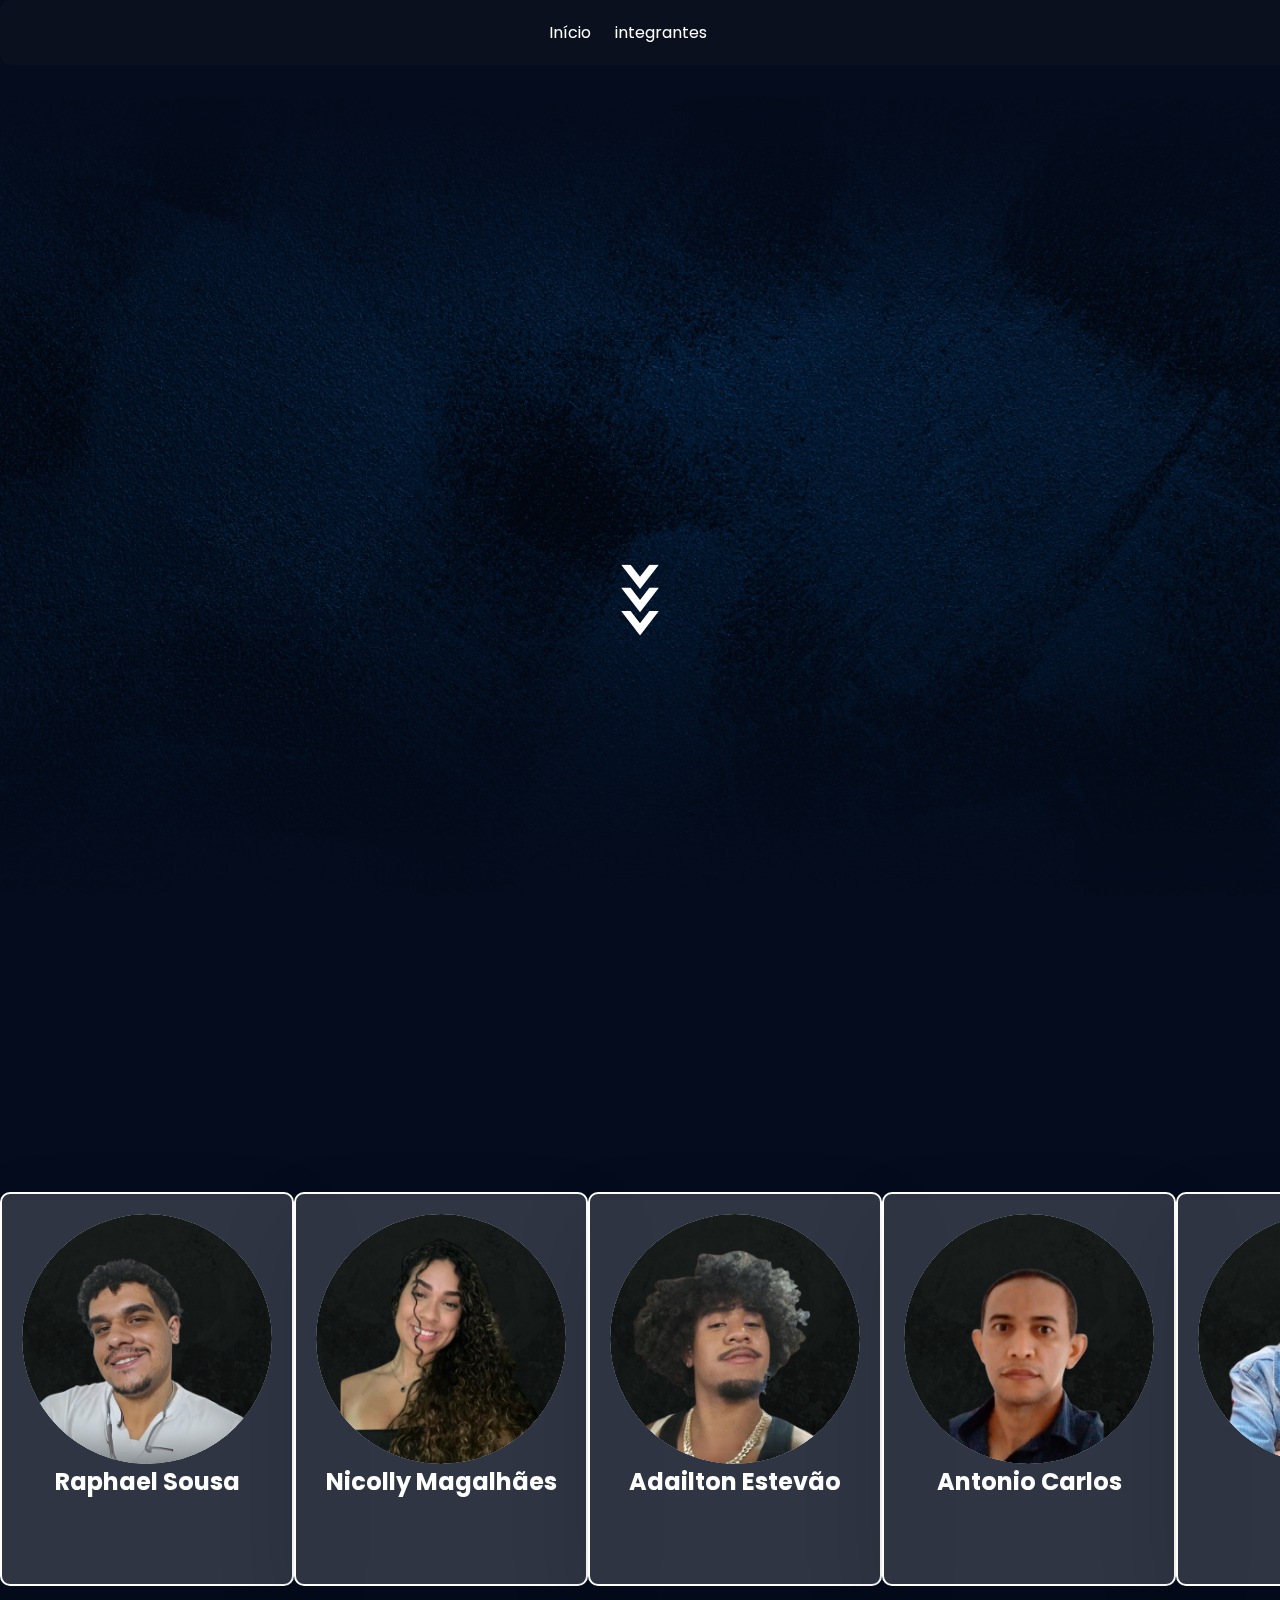
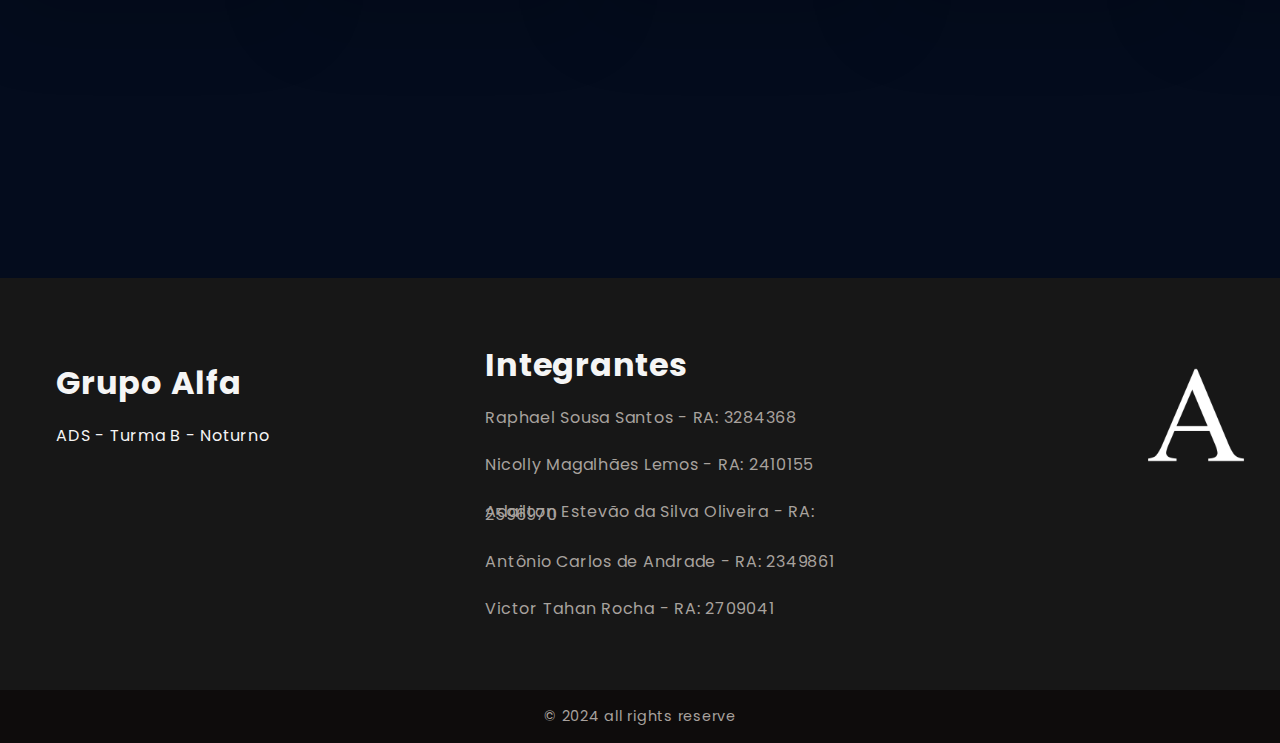
<file: index.html>
<!DOCTYPE html>
<html lang="en">
<head>
<meta charset="UTF-8">
<meta name="viewport" content="width=device-width, initial-scale=1.0">
<title>Curriculo</title>
<link rel="stylesheet" href="./css/main/main.css">
<link rel="stylesheet" href="./css/main/teste.css">
<link rel="stylesheet" href="./css/navBar.css">
<link rel="stylesheet" href="./css/main/card.css">

</head>
<body>


<div class="wellcome">
  <div class="top">
    <nav>
      <ul>
        <li><a href="#">Início</a></li>
        <li><a href="#cards">integrantes</a></li>
        
      </ul>
    </nav>
  </div>
  
</div>


<div class="bemVindo">
  <h1>Bem Vindo!</h1>
  <p>Somos desenvolvedores front-end e analistas de software,</p>
  
</div>
<div class="seta-down">
  <a href="#cards" >
    <img  src="./imagens/seta.svg">
  </a>
</div>

<div class="text-descricao">
  <h1> Projeto proposto pelo professor Gerson Lourenco Gazola, Para desenvolver um site de curricolo como portifolio</h1>
</div>

<div class="cards" id="cards" >
  <div class="card">
    <div class="img-box"> 
      <img src="./imagens/integrantes/raphael.png" >
    </div>
    
    <div class="content">
      <h2>Raphael Sousa</h2>
      <p >Desenvolvedor a 3 anos full-stack</p>
      <a href="./curriculo-raphael.html" class="read-more">Descubra mais sobre</a>
    </div>
  </div>

  <div class="card #conteudo-ancora-raphael">
    <div class="img-box"> 
      <img src="./imagens/integrantes/nik.png" >
    </div>
    
    <div class="content">
      <h2>Nicolly Magalhães</h2>
      <p >Desenvolvedor a 1 ano frontend</p>
      <a href="./curriculo-nicolly.html" class="read-more">Descubra mais sobre</a>
    </div>
  </div>

  <div class="card">
    <div class="img-box"> 
      <img src="./imagens/integrantes/adailton.png" >
    </div>
    
    <div class="content">
      <h2>Adailton Estevão</h2>
      <p >Desenvolvedor a 2 anos Backend</p>
      <a href="./curriculo-adailton.html" class="read-more">Descubra mais sobre</a>
    </div>
  </div>
  <div class="card">
    <div class="img-box"> 
      <img src="./imagens/integrantes/antonio.png" >
    </div>
    
    <div class="content">
      <h2>Antonio Carlos</h2>
      <p >Desenvolvedor a 6 meses Backend </p>
      <a href="./curriculo-antonio.html" class="read-more">Descubra mais sobre</a>
    </div>
  </div>

    <div class="card">
      <div class="img-box"> 
        <img src="./imagens/integrantes/victor.png" >
      </div>
      
      <div class="content">
        <h2>Victor</h2>
        <p >Desenvolvedor a 1 ano Full-stack </p>
        <a href="./curriculo-victor.html" class="read-more">Descubra mais sobre</a>
      </div>
  
   
  </div>
</div>
  </form>
</div>
<footer>
  <div id="footer_content">
    <div id="footer_contacts"><br>
      <h1>Grupo Alfa</h1>
      <p>ADS - Turma B - Noturno</p>
      </div>
    <ul class="footer-list">
      <li>
        <h1>Integrantes</h1>
      </li>
      <li>
        <p class="footer-inter">Raphael Sousa Santos - RA: 3284368</p>
      </li>
      <li>
        <p class="footer-inter">Nicolly Magalhães Lemos - RA: 2410155</p>
      </li>
      <li>
        <p class="footer-inter">Adailton Estevão da Silva Oliveira - RA: 2596970</p>
      </li>
      <li>
        <p class="footer-inter">Antônio Carlos de Andrade - RA: 2349861</p>
      </li>
      <li>
        <p class="footer-inter">Victor Tahan Rocha - RA: 2709041</p>
      </li>
    </ul>
    <div id="footer_logo">
      <img src="./imagens/a.png" alt="Símbolo Alfa" height = "100px" width = "100px">
    </div>
  </div>
    <div id="footer_copyright">
      &#169
      2024 all rights reserve
    </div>
</footer>
</body>

</html>
</file>
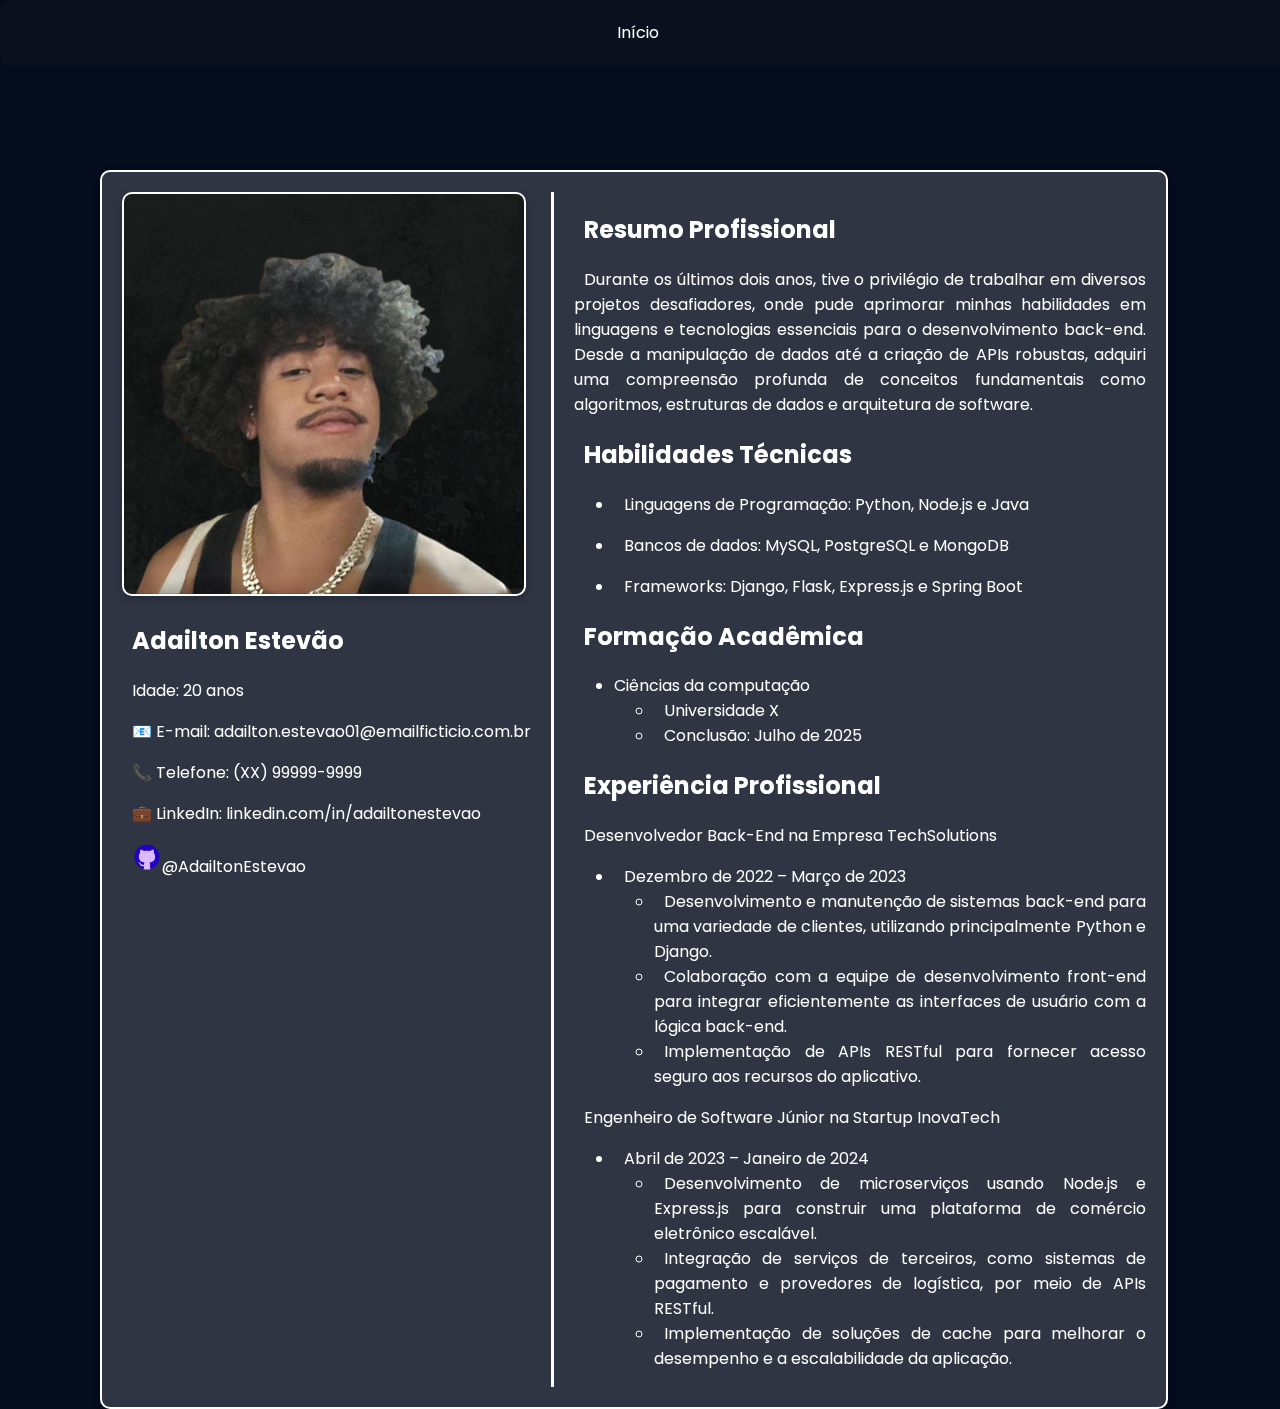
<file: curriculo-adailton.html>
<!DOCTYPE html>
<html lang="en">
<head>
    <meta charset="UTF-8">
    <meta name="viewport" content="width=device-width, initial-scale=1.0">
    <title>Curriculo</title>
    <link rel="stylesheet" href="./css/curriculo/mainCurriculo.css">
    <link rel="stylesheet" href="./css/curriculo/curriculo.css">
    <link rel="stylesheet" href="./css/navBar.css">
    

    
</head>
<body>

        <div class="top">
          <nav>
            <ul>
              <li><a href="./index.html">Início</a></li>
              
            </ul>
          </nav>
        </div>
        
      
    
        <div id="conteudo-ancora-adailton" > 
            <form class="curriculo">
                <div class="info-pessoal">
                    <img src="./imagens/integrantes/adailton.png" alt="Imagem do Card">
                    <h2>Adailton Estevão</h2>
                    <p>Idade: 20 anos</p>
                    <p>📧 E-mail: adailton.estevao01@emailficticio.com.br</p>
                    <p>📞 Telefone: (XX) 99999-9999</p>
                    <p>💼 LinkedIn: linkedin.com/in/adailtonestevao</p>
                    <p><svg xmlns="http://www.w3.org/2000/svg" x="0px" y="0px" width="30" height="30" viewBox="0 0 48 48">
                        <path fill="#2100c4" d="M24,4C12.954,4,4,12.954,4,24c0,8.887,5.801,16.411,13.82,19.016h12.36 C38.199,40.411,44,32.887,44,24C44,12.954,35.046,4,24,4z"></path><path fill="#ddbaff" d="M37,23.5c0-2.897-0.875-4.966-2.355-6.424C35.591,15.394,34.339,12,34.339,12 c-2.5,0.5-4.367,1.5-5.609,2.376C27.262,14.115,25.671,14,24,14c-1.71,0-3.339,0.118-4.834,0.393 c-1.242-0.879-3.115-1.889-5.632-2.393c0,0-1.284,3.492-0.255,5.146C11.843,18.6,11,20.651,11,23.5 c0,6.122,3.879,8.578,9.209,9.274C19.466,33.647,19,34.764,19,36l0,0.305c-0.163,0.045-0.332,0.084-0.514,0.108 c-1.107,0.143-2.271,0-2.833-0.333c-0.562-0.333-1.229-1.083-1.729-1.813c-0.422-0.616-1.263-2.032-3.416-1.979 c-0.376-0.01-0.548,0.343-0.5,0.563c0.043,0.194,0.213,0.5,0.896,0.75c0.685,0.251,1.063,0.854,1.438,1.458 c0.418,0.674,0.417,2.468,2.562,3.416c1.53,0.677,2.988,0.594,4.097,0.327l0.001,3.199c0,0.639-0.585,1.125-1.191,1.013 C19.755,43.668,21.833,44,24,44c2.166,0,4.243-0.332,6.19-0.984C29.584,43.127,29,42.641,29,42.002L29,36 c0-1.236-0.466-2.353-1.209-3.226C33.121,32.078,37,29.622,37,23.5z"></path><path fill="#ddbaff" d="M15,18l3.838-1.279c1.01-0.337,1.231-1.684,0.365-2.302l-0.037-0.026 c-2.399,0.44-4.445,1.291-5.888,2.753C13.596,17.658,14.129,18,15,18z"></path><path fill="#ddbaff" d="M28.693,14.402c-0.878,0.623-0.655,1.987,0.366,2.327L32.872,18c0.913,0,1.461-0.37,1.773-0.924 c-1.46-1.438-3.513-2.274-5.915-2.701C28.717,14.384,28.705,14.393,28.693,14.402z"></path><path fill="#ddbaff" d="M24,31c-1.525,0-2.874,0.697-3.791,1.774C21.409,32.931,22.681,33,24,33s2.591-0.069,3.791-0.226 C26.874,31.697,25.525,31,24,31z"></path>
                        </svg>@AdailtonEstevao</p >
                    
                </div>
                <div class="vertical-line"></div>
                <div class="conteudo">
                    
                    
                    <h2>Resumo Profissional</h2>
                    <p>Durante os últimos dois anos, tive o privilégio de trabalhar em diversos projetos desafiadores, onde pude aprimorar minhas habilidades em linguagens e tecnologias essenciais para o desenvolvimento back-end. Desde a manipulação de dados até a criação de APIs robustas, adquiri uma compreensão profunda de conceitos fundamentais como algoritmos, estruturas de dados e arquitetura de software.</p>
                    
                    <h2>Habilidades Técnicas</h2>
                    <ul>
                        <li><p>Linguagens de Programação: Python, Node.js e Java</p></li>
                        <li><p>Bancos de dados: MySQL, PostgreSQL e MongoDB</p></li>
                        <li><p>Frameworks:  Django, Flask, Express.js e Spring Boot</p></li>
                    </ul>
                    <h2>Formação Acadêmica</h2>
                    <ul>
                        <li>Ciências da computação
                            <ul>
                                <li>Universidade X</li>
                                <li>Conclusão: Julho de 2025</li>
                            </ul>
                        </li>
                    </ul>
              
                    <h2>Experiência Profissional</h2>
                    <p>Desenvolvedor Back-End na Empresa TechSolutions</p>
                    <ul>
                        <li>Dezembro de 2022 – Março de 2023</li>
                        <ul>
                            <li>Desenvolvimento e manutenção de sistemas back-end para uma variedade de clientes, utilizando principalmente Python e Django.</li>
                            <li>Colaboração com a equipe de desenvolvimento front-end para integrar eficientemente as interfaces de usuário com a lógica back-end.</li>
                            <li>Implementação de APIs RESTful para fornecer acesso seguro aos recursos do aplicativo.</li>
                        </ul>
                    </ul>
                    <p>Engenheiro de Software Júnior na Startup InovaTech</p>
                    <ul>
                        <li>Abril de 2023 – Janeiro de 2024</li>
                        <ul>
                            <li>Desenvolvimento de microserviços usando Node.js e Express.js para construir uma plataforma de comércio eletrônico escalável.</li>
                            <li>Integração de serviços de terceiros, como sistemas de pagamento e provedores de logística, por meio de APIs RESTful.</li>
                            <li>Implementação de soluções de cache para melhorar o desempenho e a escalabilidade da aplicação.</li>
                        </ul>
                    </ul>
                </div>
            </form>
        </div>
        
</body>
</html>
</file>
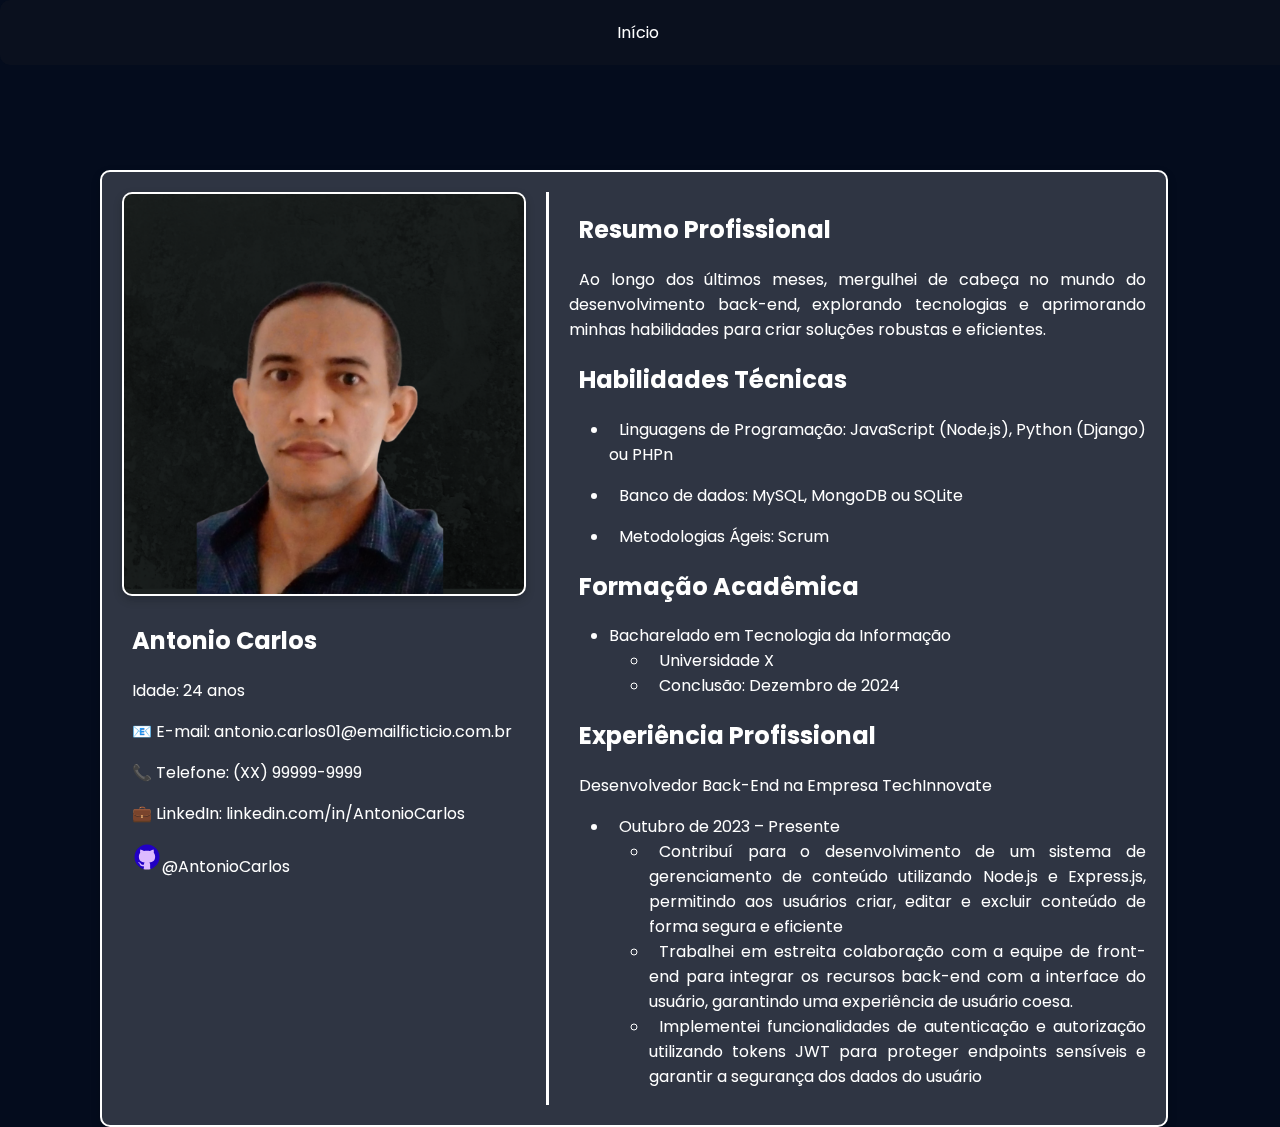
<file: curriculo-antonio.html>
<!DOCTYPE html>
<html lang="en">
<head>
    <meta charset="UTF-8">
    <meta name="viewport" content="width=device-width, initial-scale=1.0">
    <title>Curriculo</title>
    <link rel="stylesheet" href="./css/curriculo/mainCurriculo.css">
    <link rel="stylesheet" href="./css/curriculo/curriculo.css">
    <link rel="stylesheet" href="./css/navBar.css">
    

    
</head>
<body>

        <div class="top">
          <nav>
            <ul>
              <li><a href="./index.html">Início</a></li>
              
            </ul>
          </nav>
        </div>
        
      
    
        <div id="conteudo-ancora-antonio" > 
            <form class="curriculo">
                <div class="info-pessoal">
                    <img src="./imagens/integrantes/antonio.png" alt="Imagem do Card">
                    <h2>Antonio Carlos</h2>
                    <p>Idade: 24 anos</p>
                    <p>📧 E-mail: antonio.carlos01@emailficticio.com.br</p>
                    <p>📞 Telefone: (XX) 99999-9999</p>
                    <p>💼 LinkedIn: linkedin.com/in/AntonioCarlos</p>
                    <p><svg xmlns="http://www.w3.org/2000/svg" x="0px" y="0px" width="30" height="30" viewBox="0 0 48 48">
                        <path fill="#2100c4" d="M24,4C12.954,4,4,12.954,4,24c0,8.887,5.801,16.411,13.82,19.016h12.36 C38.199,40.411,44,32.887,44,24C44,12.954,35.046,4,24,4z"></path><path fill="#ddbaff" d="M37,23.5c0-2.897-0.875-4.966-2.355-6.424C35.591,15.394,34.339,12,34.339,12 c-2.5,0.5-4.367,1.5-5.609,2.376C27.262,14.115,25.671,14,24,14c-1.71,0-3.339,0.118-4.834,0.393 c-1.242-0.879-3.115-1.889-5.632-2.393c0,0-1.284,3.492-0.255,5.146C11.843,18.6,11,20.651,11,23.5 c0,6.122,3.879,8.578,9.209,9.274C19.466,33.647,19,34.764,19,36l0,0.305c-0.163,0.045-0.332,0.084-0.514,0.108 c-1.107,0.143-2.271,0-2.833-0.333c-0.562-0.333-1.229-1.083-1.729-1.813c-0.422-0.616-1.263-2.032-3.416-1.979 c-0.376-0.01-0.548,0.343-0.5,0.563c0.043,0.194,0.213,0.5,0.896,0.75c0.685,0.251,1.063,0.854,1.438,1.458 c0.418,0.674,0.417,2.468,2.562,3.416c1.53,0.677,2.988,0.594,4.097,0.327l0.001,3.199c0,0.639-0.585,1.125-1.191,1.013 C19.755,43.668,21.833,44,24,44c2.166,0,4.243-0.332,6.19-0.984C29.584,43.127,29,42.641,29,42.002L29,36 c0-1.236-0.466-2.353-1.209-3.226C33.121,32.078,37,29.622,37,23.5z"></path><path fill="#ddbaff" d="M15,18l3.838-1.279c1.01-0.337,1.231-1.684,0.365-2.302l-0.037-0.026 c-2.399,0.44-4.445,1.291-5.888,2.753C13.596,17.658,14.129,18,15,18z"></path><path fill="#ddbaff" d="M28.693,14.402c-0.878,0.623-0.655,1.987,0.366,2.327L32.872,18c0.913,0,1.461-0.37,1.773-0.924 c-1.46-1.438-3.513-2.274-5.915-2.701C28.717,14.384,28.705,14.393,28.693,14.402z"></path><path fill="#ddbaff" d="M24,31c-1.525,0-2.874,0.697-3.791,1.774C21.409,32.931,22.681,33,24,33s2.591-0.069,3.791-0.226 C26.874,31.697,25.525,31,24,31z"></path>
                        </svg>@AntonioCarlos</p >
                    
                </div>
                <div class="vertical-line"></div>
                <div class="conteudo">
                    
                    
                    <h2>Resumo Profissional</h2>
                    <p>Ao longo dos últimos meses, mergulhei de cabeça no mundo do desenvolvimento back-end, explorando tecnologias e aprimorando minhas habilidades para criar soluções robustas e eficientes.</p>
                    
                    <h2>Habilidades Técnicas</h2>
                    <ul>
                        <li><p>Linguagens de Programação: JavaScript (Node.js), Python (Django) ou PHPn</p></li>
                        <li><p>Banco de dados: MySQL, MongoDB ou SQLite</p></li>
                        <li><p>Metodologias Ágeis: Scrum</p></li>
                    </ul>
                    <h2>Formação Acadêmica</h2>
                    <ul>
                        <li>Bacharelado em Tecnologia da Informação
                            <ul>
                                <li>Universidade X</li>
                                <li>Conclusão: Dezembro de 2024</li>
                            </ul>
                        </li>
                    </ul>
              
                    <h2>Experiência Profissional</h2>
                    <p>Desenvolvedor Back-End na Empresa TechInnovate</p>
                    <ul>
                        <li>Outubro de 2023 – Presente</li>
                        <ul>
                            <li>Contribuí para o desenvolvimento de um sistema de gerenciamento de conteúdo utilizando Node.js e Express.js, permitindo aos usuários criar, editar e excluir conteúdo de forma segura e eficiente</li>
                            <li>Trabalhei em estreita colaboração com a equipe de front-end para integrar os recursos back-end com a interface do usuário, garantindo uma experiência de usuário coesa.</li>
                            <li>Implementei funcionalidades de autenticação e autorização utilizando tokens JWT para proteger endpoints sensíveis e garantir a segurança dos dados do usuário</li>
                        </ul>
                    </ul>
                </div>
            </form>
        </div>
        
</body>
</html>
</file>
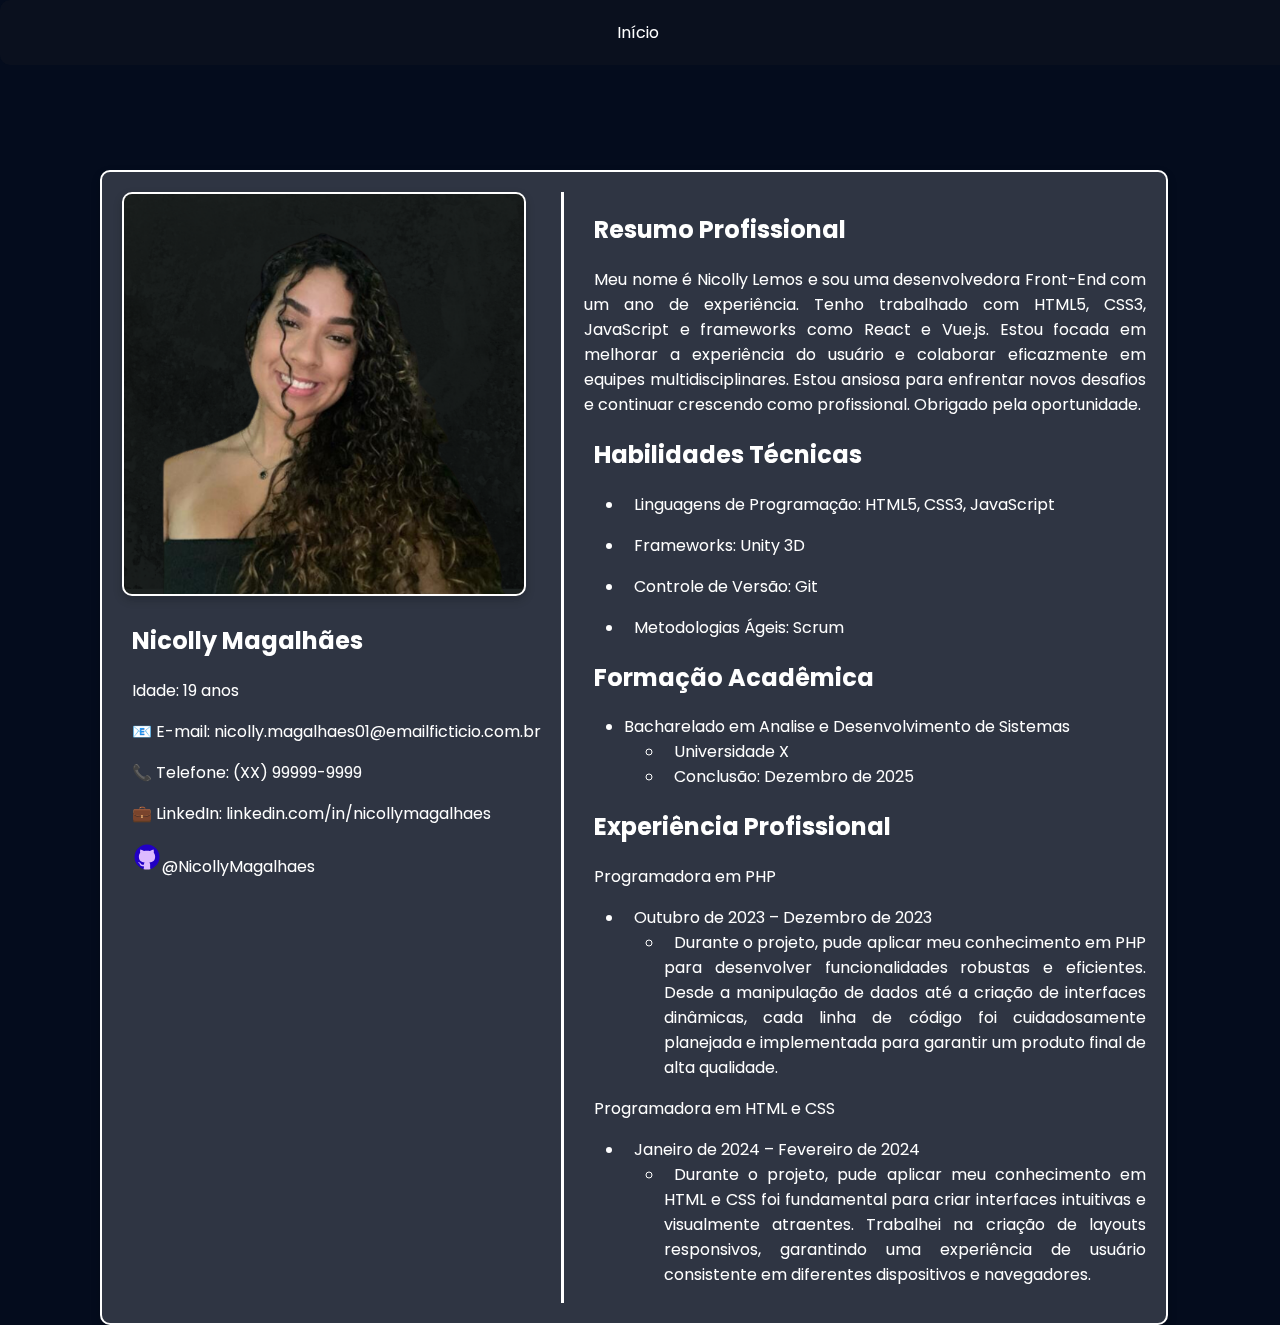
<file: curriculo-nicolly.html>
<!DOCTYPE html>
<html lang="en">
<head>
    <meta charset="UTF-8">
    <meta name="viewport" content="width=device-width, initial-scale=1.0">
    <title>Curriculo</title>
    <link rel="stylesheet" href="./css/curriculo/mainCurriculo.css">
    <link rel="stylesheet" href="./css/curriculo/curriculo.css">
    <link rel="stylesheet" href="./css/navBar.css">
    

    
</head>
<body>

        <div class="top">
          <nav>
            <ul>
              <li><a href="./index.html">Início</a></li>
              
            </ul>
          </nav>
        </div>
        
      
    
        <div id="conteudo-ancora-nicolly" > 
            <form class="curriculo">
                <div class="info-pessoal">
                    <img src="./imagens/integrantes/nik.png" alt="Imagem do Card">
                    <h2>Nicolly Magalhães</h2>
                    <p>Idade: 19 anos</p>
                    <p>📧 E-mail: nicolly.magalhaes01@emailficticio.com.br</p>
                    <p>📞 Telefone: (XX) 99999-9999</p>
                    <p>💼 LinkedIn: linkedin.com/in/nicollymagalhaes</p>
                    <p><svg xmlns="http://www.w3.org/2000/svg" x="0px" y="0px" width="30" height="30" viewBox="0 0 48 48">
                        <path fill="#2100c4" d="M24,4C12.954,4,4,12.954,4,24c0,8.887,5.801,16.411,13.82,19.016h12.36 C38.199,40.411,44,32.887,44,24C44,12.954,35.046,4,24,4z"></path><path fill="#ddbaff" d="M37,23.5c0-2.897-0.875-4.966-2.355-6.424C35.591,15.394,34.339,12,34.339,12 c-2.5,0.5-4.367,1.5-5.609,2.376C27.262,14.115,25.671,14,24,14c-1.71,0-3.339,0.118-4.834,0.393 c-1.242-0.879-3.115-1.889-5.632-2.393c0,0-1.284,3.492-0.255,5.146C11.843,18.6,11,20.651,11,23.5 c0,6.122,3.879,8.578,9.209,9.274C19.466,33.647,19,34.764,19,36l0,0.305c-0.163,0.045-0.332,0.084-0.514,0.108 c-1.107,0.143-2.271,0-2.833-0.333c-0.562-0.333-1.229-1.083-1.729-1.813c-0.422-0.616-1.263-2.032-3.416-1.979 c-0.376-0.01-0.548,0.343-0.5,0.563c0.043,0.194,0.213,0.5,0.896,0.75c0.685,0.251,1.063,0.854,1.438,1.458 c0.418,0.674,0.417,2.468,2.562,3.416c1.53,0.677,2.988,0.594,4.097,0.327l0.001,3.199c0,0.639-0.585,1.125-1.191,1.013 C19.755,43.668,21.833,44,24,44c2.166,0,4.243-0.332,6.19-0.984C29.584,43.127,29,42.641,29,42.002L29,36 c0-1.236-0.466-2.353-1.209-3.226C33.121,32.078,37,29.622,37,23.5z"></path><path fill="#ddbaff" d="M15,18l3.838-1.279c1.01-0.337,1.231-1.684,0.365-2.302l-0.037-0.026 c-2.399,0.44-4.445,1.291-5.888,2.753C13.596,17.658,14.129,18,15,18z"></path><path fill="#ddbaff" d="M28.693,14.402c-0.878,0.623-0.655,1.987,0.366,2.327L32.872,18c0.913,0,1.461-0.37,1.773-0.924 c-1.46-1.438-3.513-2.274-5.915-2.701C28.717,14.384,28.705,14.393,28.693,14.402z"></path><path fill="#ddbaff" d="M24,31c-1.525,0-2.874,0.697-3.791,1.774C21.409,32.931,22.681,33,24,33s2.591-0.069,3.791-0.226 C26.874,31.697,25.525,31,24,31z"></path>
                        </svg>@NicollyMagalhaes</p >
                    
                </div>
                <div class="vertical-line"></div>
                <div class="conteudo">
                    
                    
                    <h2>Resumo Profissional</h2>
                    <p>Meu nome é Nicolly Lemos e sou uma desenvolvedora Front-End com um ano de experiência. Tenho trabalhado com HTML5, CSS3, JavaScript e frameworks como React e Vue.js. Estou focada em melhorar a experiência do usuário e colaborar eficazmente em equipes multidisciplinares. Estou ansiosa para enfrentar novos desafios e continuar crescendo como profissional.

                        Obrigado pela oportunidade.</p>
                    
                    <h2>Habilidades Técnicas</h2>
                    <ul>
                        <li><p>Linguagens de Programação: HTML5, CSS3, JavaScript</p></li>
                        <li><p>Frameworks: Unity 3D</p></li>
                        <li><p>Controle de Versão: Git</p></li>
                        <li><p>Metodologias Ágeis: Scrum</p></li>
                    </ul>
                    <h2>Formação Acadêmica</h2>
                    <ul>
                        <li>Bacharelado em Analise e Desenvolvimento de Sistemas
                            <ul>
                                <li>Universidade X</li>
                                <li>Conclusão: Dezembro de 2025</li>
                            </ul>
                        </li>
                    </ul>
              
                    <h2>Experiência Profissional</h2>
                    <p>Programadora em PHP </p>
                    <ul>
                        <li>Outubro de 2023 – Dezembro de 2023</li>
                        <ul>
                            <li>Durante o projeto, pude aplicar meu conhecimento em PHP para desenvolver funcionalidades robustas e eficientes. Desde a manipulação de dados até a criação de interfaces dinâmicas, 
                                cada linha de código foi cuidadosamente planejada e implementada para garantir um produto final de alta qualidade.
                            </li>
                        </ul>
                    </ul>
                    <p>Programadora em HTML e CSS</p>
                    <ul>
                        <li>Janeiro de 2024 – Fevereiro de 2024</li>
                        <ul>
                            <li>Durante o projeto, pude aplicar meu conhecimento em  HTML e CSS foi fundamental para criar interfaces intuitivas e visualmente atraentes. Trabalhei na criação de layouts responsivos, 
                                garantindo uma experiência de usuário consistente em diferentes dispositivos e navegadores.</li>
                        </ul>
                    </ul>
                </div>
            </form>
        </div>
        
</body>
</html>
</file>
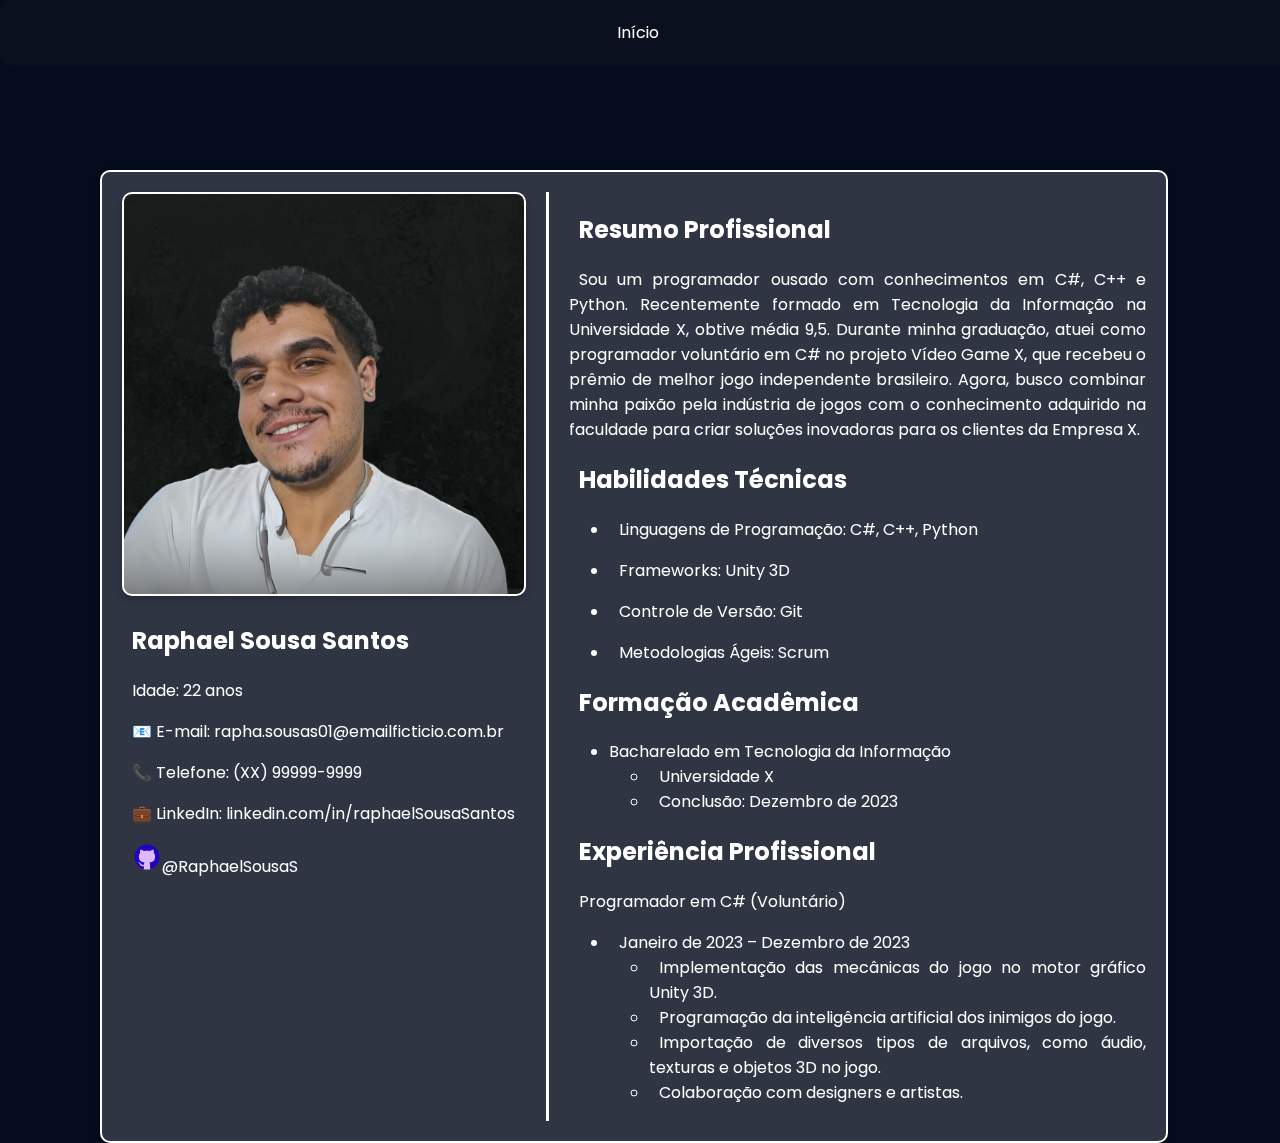
<file: curriculo-raphael.html>
<!DOCTYPE html>
<html lang="en">
<head>
    <meta charset="UTF-8">
    <meta name="viewport" content="width=device-width, initial-scale=1.0">
    <title>Curriculo</title>
    <link rel="stylesheet" href="css/curriculo/mainCurriculo.css">
    <link rel="stylesheet" href="css/curriculo/curriculo.css">
    <link rel="stylesheet" href="css/navBar.css">
    

    
</head>
<body>

        <div class="top">
          <nav>
            <ul>
              <li><a href="/index.html">Início</a></li>
              
            </ul>
          </nav>
        </div>
        
      
    
        <div id="conteudo-ancora-raphael" > 
            <form class="curriculo">
                <div class="info-pessoal">
                    <img src="imagens/integrantes/raphael.png" alt="Imagem do Card">
                    <h2>Raphael Sousa Santos</h2>
                    <p>Idade: 22 anos</p>
                    <p>📧 E-mail: rapha.sousas01@emailficticio.com.br</p>
                    <p>📞 Telefone: (XX) 99999-9999</p>
                    <p>💼 LinkedIn: linkedin.com/in/raphaelSousaSantos</p>
                    <p><svg xmlns="http://www.w3.org/2000/svg" x="0px" y="0px" width="30" height="30" viewBox="0 0 48 48">
                        <path fill="#2100c4" d="M24,4C12.954,4,4,12.954,4,24c0,8.887,5.801,16.411,13.82,19.016h12.36 C38.199,40.411,44,32.887,44,24C44,12.954,35.046,4,24,4z"></path><path fill="#ddbaff" d="M37,23.5c0-2.897-0.875-4.966-2.355-6.424C35.591,15.394,34.339,12,34.339,12 c-2.5,0.5-4.367,1.5-5.609,2.376C27.262,14.115,25.671,14,24,14c-1.71,0-3.339,0.118-4.834,0.393 c-1.242-0.879-3.115-1.889-5.632-2.393c0,0-1.284,3.492-0.255,5.146C11.843,18.6,11,20.651,11,23.5 c0,6.122,3.879,8.578,9.209,9.274C19.466,33.647,19,34.764,19,36l0,0.305c-0.163,0.045-0.332,0.084-0.514,0.108 c-1.107,0.143-2.271,0-2.833-0.333c-0.562-0.333-1.229-1.083-1.729-1.813c-0.422-0.616-1.263-2.032-3.416-1.979 c-0.376-0.01-0.548,0.343-0.5,0.563c0.043,0.194,0.213,0.5,0.896,0.75c0.685,0.251,1.063,0.854,1.438,1.458 c0.418,0.674,0.417,2.468,2.562,3.416c1.53,0.677,2.988,0.594,4.097,0.327l0.001,3.199c0,0.639-0.585,1.125-1.191,1.013 C19.755,43.668,21.833,44,24,44c2.166,0,4.243-0.332,6.19-0.984C29.584,43.127,29,42.641,29,42.002L29,36 c0-1.236-0.466-2.353-1.209-3.226C33.121,32.078,37,29.622,37,23.5z"></path><path fill="#ddbaff" d="M15,18l3.838-1.279c1.01-0.337,1.231-1.684,0.365-2.302l-0.037-0.026 c-2.399,0.44-4.445,1.291-5.888,2.753C13.596,17.658,14.129,18,15,18z"></path><path fill="#ddbaff" d="M28.693,14.402c-0.878,0.623-0.655,1.987,0.366,2.327L32.872,18c0.913,0,1.461-0.37,1.773-0.924 c-1.46-1.438-3.513-2.274-5.915-2.701C28.717,14.384,28.705,14.393,28.693,14.402z"></path><path fill="#ddbaff" d="M24,31c-1.525,0-2.874,0.697-3.791,1.774C21.409,32.931,22.681,33,24,33s2.591-0.069,3.791-0.226 C26.874,31.697,25.525,31,24,31z"></path>
                        </svg>@RaphaelSousaS</p >
                    
                </div>
                <div class="vertical-line"></div>
                <div class="conteudo">
                    
                    
                    <h2>Resumo Profissional</h2>
                    <p>Sou um programador ousado com conhecimentos em C#, C++ e Python. Recentemente formado em Tecnologia da Informação na Universidade X, obtive média 9,5. Durante minha graduação, atuei como programador voluntário em C# no projeto Vídeo Game X, que recebeu o prêmio de melhor jogo independente brasileiro. Agora, busco combinar minha paixão pela indústria de jogos com o conhecimento adquirido na faculdade para criar soluções inovadoras para os clientes da Empresa X.</p>
                    
                    <h2>Habilidades Técnicas</h2>
                    <ul>
                        <li><p>Linguagens de Programação: C#, C++, Python</p></li>
                        <li><p>Frameworks: Unity 3D</p></li>
                        <li><p>Controle de Versão: Git</p></li>
                        <li><p>Metodologias Ágeis: Scrum</p></li>
                    </ul>
                    <h2>Formação Acadêmica</h2>
                    <ul>
                        <li>Bacharelado em Tecnologia da Informação
                            <ul>
                                <li>Universidade X</li>
                                <li>Conclusão: Dezembro de 2023</li>
                            </ul>
                        </li>
                    </ul>
              
                    <h2>Experiência Profissional</h2>
                    <p>Programador em C# (Voluntário)</p>
                    <ul>
                        <li>Janeiro de 2023 – Dezembro de 2023</li>
                        <ul>
                            <li>Implementação das mecânicas do jogo no motor gráfico Unity 3D.</li>
                            <li>Programação da inteligência artificial dos inimigos do jogo.</li>
                            <li>Importação de diversos tipos de arquivos, como áudio, texturas e objetos 3D no jogo.</li>
                            <li>Colaboração com designers e artistas.</li>
                        </ul>
                    </ul>
                </div>
            </form>
        </div>
        
</body>
</html>
</file>
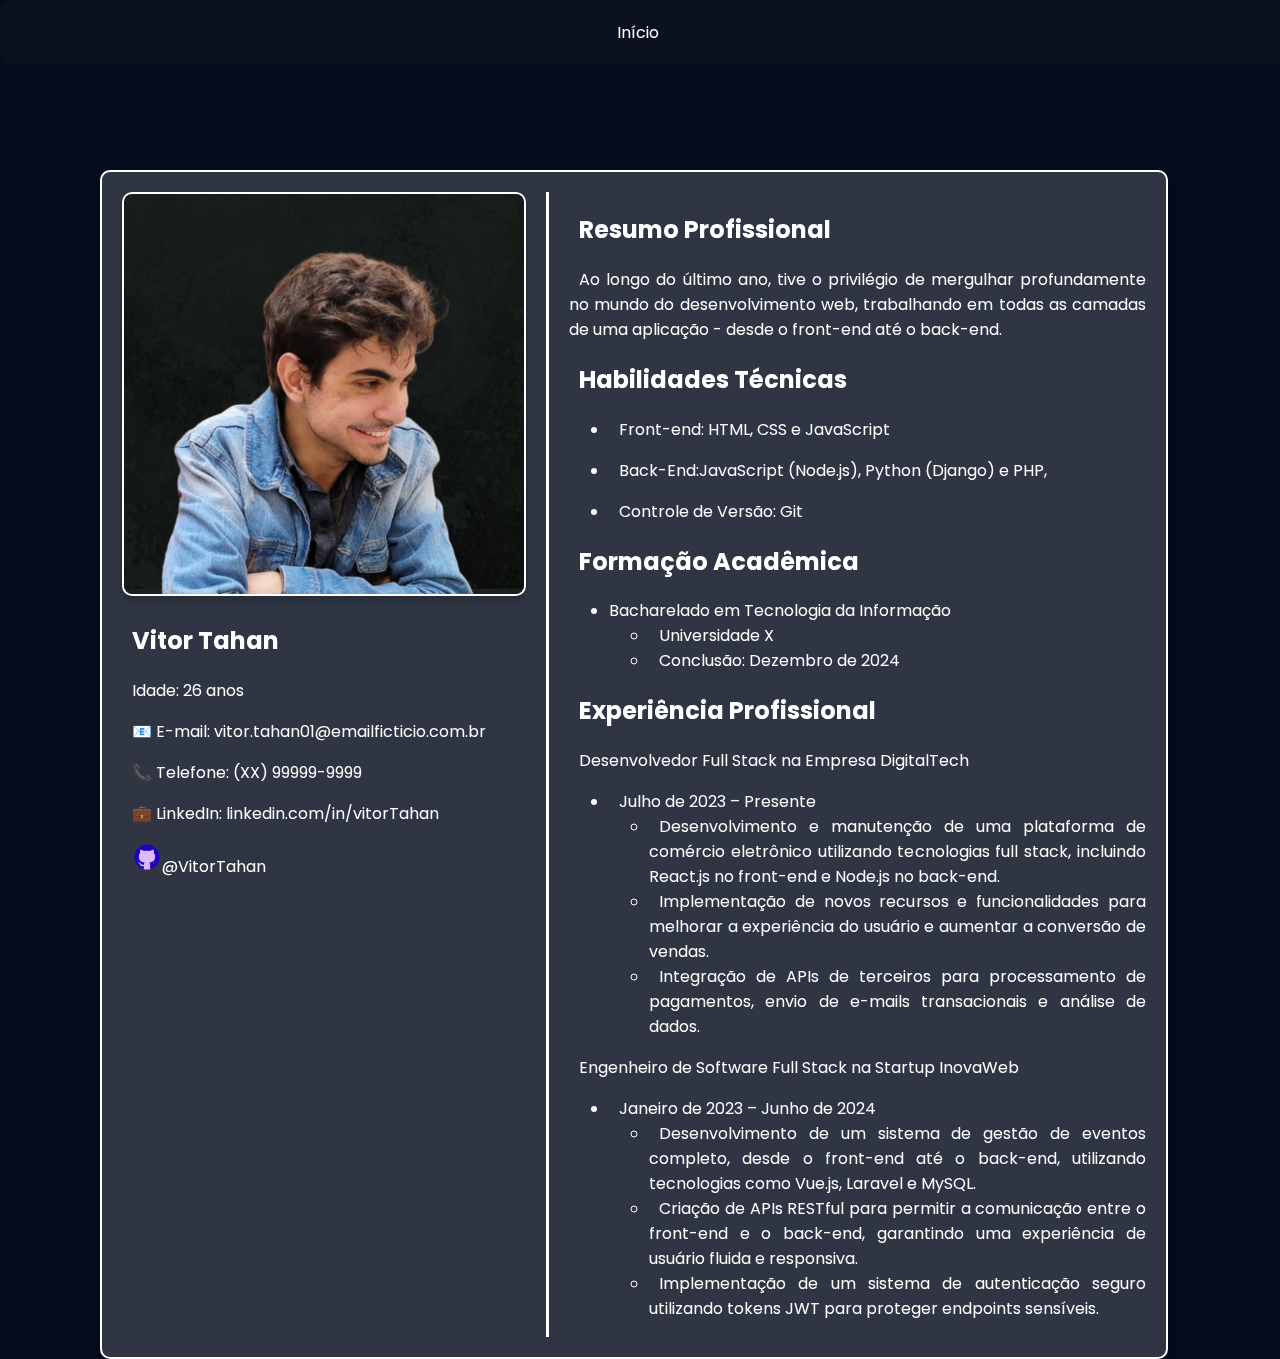
<file: curriculo-victor.html>
<!DOCTYPE html>
<html lang="en">
<head>
    <meta charset="UTF-8">
    <meta name="viewport" content="width=device-width, initial-scale=1.0">
    <title>Curriculo</title>
    <link rel="stylesheet" href="./css/curriculo/mainCurriculo.css">
    <link rel="stylesheet" href="./css/curriculo/curriculo.css">
    <link rel="stylesheet" href="./css/navBar.css">
    

    
</head>
<body>

        <div class="top">
          <nav>
            <ul>
              <li><a href="./index.html">Início</a></li>
              
            </ul>
          </nav>
        </div>
        
      
    
        <div id="conteudo-ancora-vitor" > 
            <form class="curriculo">
                <div class="info-pessoal">
                    <img src="./imagens/integrantes/victor.png" alt="Imagem do Card">
                    <h2>Vitor Tahan</h2>
                    <p>Idade: 26 anos</p>
                    <p>📧 E-mail: vitor.tahan01@emailficticio.com.br</p>
                    <p>📞 Telefone: (XX) 99999-9999</p>
                    <p>💼 LinkedIn: linkedin.com/in/vitorTahan</p>
                    <p><svg xmlns="http://www.w3.org/2000/svg" x="0px" y="0px" width="30" height="30" viewBox="0 0 48 48">
                        <path fill="#2100c4" d="M24,4C12.954,4,4,12.954,4,24c0,8.887,5.801,16.411,13.82,19.016h12.36 C38.199,40.411,44,32.887,44,24C44,12.954,35.046,4,24,4z"></path><path fill="#ddbaff" d="M37,23.5c0-2.897-0.875-4.966-2.355-6.424C35.591,15.394,34.339,12,34.339,12 c-2.5,0.5-4.367,1.5-5.609,2.376C27.262,14.115,25.671,14,24,14c-1.71,0-3.339,0.118-4.834,0.393 c-1.242-0.879-3.115-1.889-5.632-2.393c0,0-1.284,3.492-0.255,5.146C11.843,18.6,11,20.651,11,23.5 c0,6.122,3.879,8.578,9.209,9.274C19.466,33.647,19,34.764,19,36l0,0.305c-0.163,0.045-0.332,0.084-0.514,0.108 c-1.107,0.143-2.271,0-2.833-0.333c-0.562-0.333-1.229-1.083-1.729-1.813c-0.422-0.616-1.263-2.032-3.416-1.979 c-0.376-0.01-0.548,0.343-0.5,0.563c0.043,0.194,0.213,0.5,0.896,0.75c0.685,0.251,1.063,0.854,1.438,1.458 c0.418,0.674,0.417,2.468,2.562,3.416c1.53,0.677,2.988,0.594,4.097,0.327l0.001,3.199c0,0.639-0.585,1.125-1.191,1.013 C19.755,43.668,21.833,44,24,44c2.166,0,4.243-0.332,6.19-0.984C29.584,43.127,29,42.641,29,42.002L29,36 c0-1.236-0.466-2.353-1.209-3.226C33.121,32.078,37,29.622,37,23.5z"></path><path fill="#ddbaff" d="M15,18l3.838-1.279c1.01-0.337,1.231-1.684,0.365-2.302l-0.037-0.026 c-2.399,0.44-4.445,1.291-5.888,2.753C13.596,17.658,14.129,18,15,18z"></path><path fill="#ddbaff" d="M28.693,14.402c-0.878,0.623-0.655,1.987,0.366,2.327L32.872,18c0.913,0,1.461-0.37,1.773-0.924 c-1.46-1.438-3.513-2.274-5.915-2.701C28.717,14.384,28.705,14.393,28.693,14.402z"></path><path fill="#ddbaff" d="M24,31c-1.525,0-2.874,0.697-3.791,1.774C21.409,32.931,22.681,33,24,33s2.591-0.069,3.791-0.226 C26.874,31.697,25.525,31,24,31z"></path>
                        </svg>@VitorTahan</p >
                    
                </div>
                <div class="vertical-line"></div>
                <div class="conteudo">
                    
                    
                    <h2>Resumo Profissional</h2>
                    <p>Ao longo do último ano, tive o privilégio de mergulhar profundamente no mundo do desenvolvimento web, trabalhando em todas as camadas de uma aplicação - desde o front-end até o back-end.</p>
                    
                    <h2>Habilidades Técnicas</h2>
                    <ul>
                        <li><p>Front-end: HTML, CSS e JavaScript</p></li>
                        <li><p>Back-End:JavaScript (Node.js), Python (Django) e PHP,</p></li>
                        <li><p>Controle de Versão: Git</p></li>
                    </ul>
                    <h2>Formação Acadêmica</h2>
                    <ul>
                        <li>Bacharelado em Tecnologia da Informação
                            <ul>
                                <li>Universidade X</li>
                                <li>Conclusão: Dezembro de 2024</li>
                            </ul>
                        </li>
                    </ul>
              
                    <h2>Experiência Profissional</h2>
                    <p>Desenvolvedor Full Stack na Empresa DigitalTech </p>
                    <ul>
                        <li>Julho de 2023 – Presente</li>
                        <ul>
                            <li>Desenvolvimento e manutenção de uma plataforma de comércio eletrônico utilizando tecnologias full stack, incluindo React.js no front-end e Node.js no back-end.</li>
                            <li>Implementação de novos recursos e funcionalidades para melhorar a experiência do usuário e aumentar a conversão de vendas.</li>
                            <li>Integração de APIs de terceiros para processamento de pagamentos, envio de e-mails transacionais e análise de dados.</li>
                        </ul>
                    </ul>
                    <p>Engenheiro de Software Full Stack na Startup InovaWeb </p>
                    <ul>
                        <li>Janeiro de 2023 – Junho de 2024</li>
                        <ul>
                            <li>Desenvolvimento de um sistema de gestão de eventos completo, desde o front-end até o back-end, utilizando tecnologias como Vue.js, Laravel e MySQL.</li>
                            <li>Criação de APIs RESTful para permitir a comunicação entre o front-end e o back-end, garantindo uma experiência de usuário fluida e responsiva.</li>
                            <li>Implementação de um sistema de autenticação seguro utilizando tokens JWT para proteger endpoints sensíveis.</li>
                        </ul>
                    </ul>
                </div>
            </form>
        </div>
        
</body>
</html>
</file>
<file: css/main/main.css>
@import url('https://fonts.googleapis.com/css2?family=Poppins:wght@100;200;300;400&display=swap');
@import url('https://fonts.googleapis.com/css2?family=Bebas+Neue&display=swap');

html{
  scroll-behavior: smooth !important;
}

body {
  
  background-color: #040c1d; 
  background-size: cover; 
  background-position: center ; 
  margin: 0;
  padding: 0;
  box-sizing: border-box;
  font-family: 'Poppins' ;
}


.wellcome{
  background-image: url("/imagens/principal.png");
  background-size: cover;
  background-position: center center;
  width: 100vw;
  height: 100vh; 

}



.bemVindo h1 {
  font-family: 'Bebas';
  opacity: 0;
  transform: translateY(20px); 
  color: white;
  position: absolute ;
  top: 150px;
  width: 100vw;
  height: auto;
  text-align: center;
  font-size: 80px;
  animation: aparecer 2s forwards; 
  
}

.bemVindo p {
  opacity: 0;
  transform: translateY(20px); 
  color: white;
  position: absolute;
  top: 300px;
  width: 100vw;
  height: auto;
  text-align: center;
  animation: aparecer 2s forwards; 
}


.seta-down {
  animation: aparecer 2s forwards, levitando 1s ease-in-out alternate infinite;
  position: relative; 
  width: 100vw;
  text-align: center;
}

.seta-down img {
  width: 100px;
  height: auto;
  position: absolute; 
  top: -350px;
  left: 0;
  right: 0;
  margin: auto; 
}

.text-descricao{
  opacity: 0;
  animation: aparecer-text-desscricao 2s ease forwards;
  animation-delay: 1s;
  position: absolute;
  top: 500px;
  left: 1200px;
  right: 50px;
  color: white;
  font-family: 'Bebas';
}

:root{
  --color-neutral-0: #0e0c0c;
  --color-neutral-10: #171717;
  --color-neutral-30: #a8a29e;
  --color-neutral-40: #f5f5f5;
}

footer{
  margin: 0;
  padding: 0;
  box-sizing: border-box;
  letter-spacing: 0.75px;
  width: 100%;
  background-color: var(--color-neutral-40);
}

#footer_content {
  background-color: var(--color-neutral-10);
  display: grid; 
  grid-template-columns: repeat(3, 1fr); 
  padding: 3rem 3.5rem;
  color: var(--color-neutral-40);
}

#footer_contacts h1{
  margin-bottom: 0.75rem; 
  margin-top: 0.5rem;
}


.footer-list {
  display: flex;
  flex-direction: column;
  gap: 0.75rem;
  list-style: none;
  line-height: 3px;
}

.footer-inter {
  color: #a8a29e;

}

#footer_logo {
  margin-top: 10%;
  margin-left: 80%;
}

#footer_copyright {
  display: flex;
  justify-content: center;
  background-color: var(--color-neutral-0);
  font-size: 0.9rem;
  color: var(--color-neutral-30);
  padding: 1rem;
}


@keyframes aparecer {
  from {
    opacity: 0;
    transform: translateY(50px); 
  }
  to {
    opacity: 1;
    transform: translateY(0); 
  }
}

@keyframes levitando{
  from{
    transform: translateY(30px);
  }
}

@keyframes aparecer-text-desscricao {
  from {
    opacity: 0;
    transform: translateX(50px); 
  }
  to {
    opacity: 1;
    transform: translateX(0); 
  }
}
</file>
<file: css/main/teste.css>
@keyframes moveUpDown {
    0% {
      transform: translateY(0);
    }
    100% {
      transform: translateY(-10px); 
    }
  }
  
  .teste:hover {
    cursor: pointer;
  }
  

  
  .teste a.read-more {
    display: block;
    margin-top: 10px;
    color: #000000;
    text-decoration: none;
  }
  
  .teste a.read-more:hover {
    text-decoration: underline;
  }
</file>
<file: css/navBar.css>
.top nav {
    background-color: rgba(37, 37, 37, 0.2); 
    border-radius: 10px;
    padding: 20px;
    position: fixed; 
    top: 0; 
    z-index: 999; 
    width: 100vw;
    height: auto;
    text-align: center;
    position: fixed;
    backdrop-filter: blur(5px); 
  }

  
  
  
  nav ul {
    width: 95vw;
    text-align: center;
    margin: 0;
    padding: 0;
    list-style-type: none;
  }
  
  nav ul li {
    display: inline-block;
  }
  
  nav ul li a {
    color: #fff;
    text-decoration: none;
    padding: 10px;
    position: relative; 
    transition: all 0.3s ease;
    border-bottom: 3px solid transparent;
    transition: all 0.25s ease-in-out;
  }

  nav ul li a:hover {
    color: #ccc; 
    border-bottom-color: white; 
  }
</file>
<file: css/main/card.css>
.cards{
  display: flex;
  margin-top: 15%;
  margin-bottom: 15%;
}



.card {
  
    background-color: rgba(221, 221, 221, 0.2); 
    border-radius: 10px;
    border: 2px solid #fff;
    max-width: 80%;
    margin: 100px auto;
    padding: 20px;
    backdrop-filter: blur(5px);
    display: flex; 
    justify-content: center;
    width: 350px;
    height: 350px;
    position: relative;
    box-shadow: 0px 35px 80px rgba(0, 0, 0, 0.15);
    transition: 0.5s;
  }
  
  .card:hover {
    height: 400px;
  }
  
  .card .img-box {
    position: absolute;
    width: 250px;
    height: auto;
    top: 0px;
    transition: 0.5s;
    position: relative;
    width: 250px;
    height: 250px;
    overflow: hidden; 
    border-radius: 50%;
  }
  .card .img-box img {
    width: 100%; 
    height: auto; 
    border-radius: 50%; 
    background-color: rgb(214, 235, 235); 
}
  
  
  .card:hover .img-box {
    top: -100px;
    scale: 0.75;
  }
  
  .card .img-box img {
    width: 100%;
    height: 100%;
    object-fit: cover;
  }
  
  .card .content {
    display: flex;
    flex-direction: column;
    gap: 18px;
    position: absolute;
    top: 250px;
    width: 100%;
    padding: 0px 30px;
    text-align: center;
    color: #fff;
    height: 70px;
    overflow: hidden;
    transition: 0.5s;
  }
  
  .card:hover .content {
    top: 130px;
    height: 250px;
  }
  
  .card .read-more {
    background: linear-gradient(90deg, #3730a3, #7e22ce);
    padding: 12px;
    color: #fff;
    text-decoration: none;
    border-radius: 8px;
    width: 200px;
    margin-left: 80px;
    transition: 2s;
  }
</file>
<file: css/curriculo/mainCurriculo.css>
@import url('https://fonts.googleapis.com/css2?family=Poppins:wght@100;200;300;400&display=swap');
@import url('https://fonts.googleapis.com/css2?family=Bebas+Neue&display=swap');



body {
  
  background-color: #040c1d;
  background-size: cover; 
  background-position: center ; 
  margin: 0;
  padding: 0;
  box-sizing: border-box;
  font-family: 'Poppins' ;
}
</file>
<file: css/curriculo/curriculo.css>
.curriculo{
    position: absolute;
    top: 150px;
    left: 100px;
    background-color: rgba(221, 221, 221, 0.2); 
    border-radius: 10px;
    border: 2px solid white;
    box-shadow: 0 4px 10px rgba(0, 0, 0, 0.2);
    max-width: 80%;
    margin: 20px auto;
    padding: 20px;
    backdrop-filter: blur(5px); 
    display: flex; 
  }
  
  .vertical-line {
      border-left: 3px solid white; 
      margin: 0 20px; 
  }
  
  .conteudo {
    animation: aparecer-text 2s ease forwards;
      flex: 1; 
  }

  .curriculo img{
    background-color: rgb(240, 231, 220);
    border-radius: 10px;
    border: 2px solid white;
    box-shadow: 0 4px 10px rgba(0, 0, 0, 0.2);
    width: 400px;
    height: auto;
  }
  
  h2, p, ul{
    text-align: justify;
    text-indent: 10px;
    color: white;
  }

  @keyframes aparecer-text {
    from{
        opacity: 0;
    }
    to{
        opacity: 1;
    }
  }
</file>
